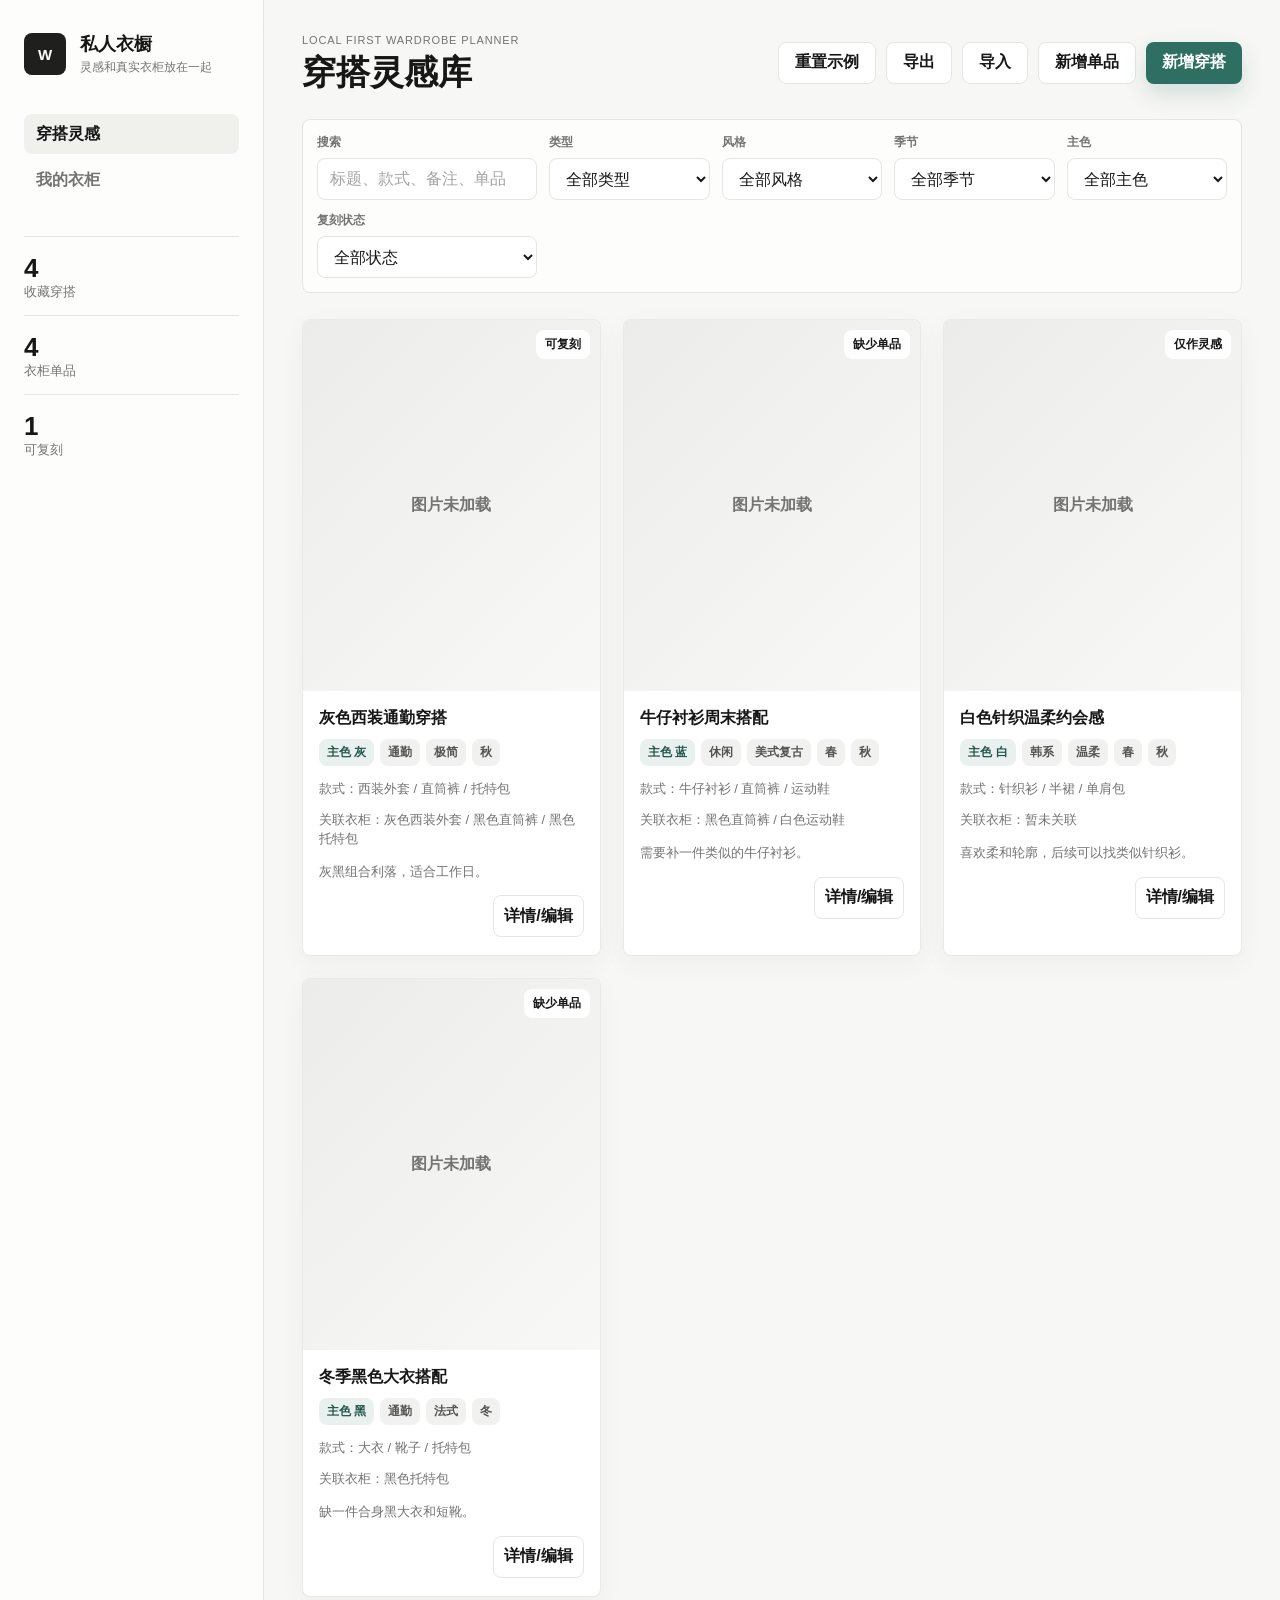
<file: index.html>
<!doctype html>
<html lang="zh-CN">
  <head>
    <meta charset="UTF-8" />
    <meta name="viewport" content="width=device-width, initial-scale=1.0" />
    <meta name="theme-color" content="#f7f7f5" />
    <meta name="apple-mobile-web-app-capable" content="yes" />
    <meta name="apple-mobile-web-app-title" content="私人衣橱" />
    <title>私人衣橱</title>
    <link rel="manifest" href="./manifest.webmanifest" />
    <link rel="apple-touch-icon" href="./icon.svg" />
    <link rel="icon" href="./icon.svg" />
    <link rel="stylesheet" href="./styles.css" />
  </head>
  <body>
    <div class="app-shell">
      <aside class="sidebar">
        <div class="brand">
          <div class="brand-mark">W</div>
          <div>
            <h1>私人衣橱</h1>
            <p>灵感和真实衣柜放在一起</p>
          </div>
        </div>

        <nav class="nav-tabs" aria-label="主导航">
          <button class="nav-tab active" data-view="outfits" type="button">穿搭灵感</button>
          <button class="nav-tab" data-view="closet" type="button">我的衣柜</button>
        </nav>

        <section class="summary">
          <div>
            <span id="outfitCount">0</span>
            <small>收藏穿搭</small>
          </div>
          <div>
            <span id="closetCount">0</span>
            <small>衣柜单品</small>
          </div>
          <div>
            <span id="readyCount">0</span>
            <small>可复刻</small>
          </div>
        </section>
      </aside>

      <main class="workspace">
        <header class="topbar">
          <div>
            <p class="eyebrow">Local first wardrobe planner</p>
            <h2 id="viewTitle">穿搭灵感库</h2>
          </div>
          <div class="actions">
            <button id="resetDemo" class="secondary" type="button">重置示例</button>
            <button id="exportData" class="secondary" type="button">导出</button>
            <label class="secondary import-button">
              导入
              <input id="importData" type="file" accept="application/json" />
            </label>
            <button id="openAddItem" class="secondary" type="button">新增单品</button>
            <button id="openAddOutfit" class="primary" type="button">新增穿搭</button>
          </div>
        </header>

        <section class="filters" aria-label="筛选">
          <label>
            <span>搜索</span>
            <input id="searchInput" type="search" placeholder="标题、款式、备注、单品" />
          </label>
          <label id="typeFilterWrap">
            <span>类型</span>
            <select id="typeFilter"></select>
          </label>
          <label>
            <span>风格</span>
            <select id="styleFilter"></select>
          </label>
          <label>
            <span>季节</span>
            <select id="seasonFilter"></select>
          </label>
          <label>
            <span>主色</span>
            <select id="colorFilter"></select>
          </label>
          <label id="replicaFilterWrap">
            <span>复刻状态</span>
            <select id="replicaFilter"></select>
          </label>
          <label id="statusFilterWrap" class="hidden">
            <span>状态</span>
            <select id="statusFilter"></select>
          </label>
        </section>

        <section id="outfitView" class="content-grid" aria-live="polite"></section>
        <section id="closetView" class="content-grid hidden" aria-live="polite"></section>
      </main>
    </div>

    <dialog id="outfitDialog">
      <form id="outfitForm" method="dialog" class="modal-form">
        <header>
          <h3>新增穿搭灵感</h3>
          <button class="icon-button" value="cancel" type="button" data-close="outfitDialog">x</button>
        </header>

        <div class="form-grid">
          <label>
            <span>标题</span>
            <input name="title" required placeholder="灰色西装通勤穿搭" />
          </label>
          <label>
            <span>图片链接</span>
            <input name="image" placeholder="https://..." />
          </label>
          <label>
            <span>本地图片</span>
            <input name="imageFile" type="file" accept="image/*" />
          </label>
          <label class="inline-check image-clear">
            <input name="clearImage" type="checkbox" />
            <span>清空当前图片</span>
          </label>
          <div class="tag-field" data-field="styles" data-label="风格" data-required="true"></div>
          <div class="tag-field" data-field="seasons" data-label="季节" data-required="true"></div>
          <div class="tag-field" data-field="mainColor" data-label="主色" data-required="true" data-single="true"></div>
          <div class="tag-field" data-field="pieces" data-label="款式" data-required="true"></div>
          <div class="tag-field" data-field="occasions" data-label="场景"></div>
          <label>
            <span>复刻状态</span>
            <select name="replicaStatus">
              <option>可复刻</option>
              <option>缺少单品</option>
              <option>仅作灵感</option>
            </select>
          </label>
          <label class="full">
            <span>关联衣柜单品</span>
            <select name="linkedItems" multiple size="5"></select>
          </label>
          <label class="full">
            <span>备注</span>
            <textarea name="notes" placeholder="喜欢上短下长、灰黑配色，适合通勤。"></textarea>
          </label>
        </div>

        <footer>
          <button class="danger hidden" type="button" data-delete-outfit>删除穿搭</button>
          <span class="footer-spacer"></span>
          <button class="secondary" type="button" data-close="outfitDialog">取消</button>
          <button class="primary" type="submit">保存穿搭</button>
        </footer>
      </form>
    </dialog>

    <dialog id="itemDialog">
      <form id="itemForm" method="dialog" class="modal-form">
        <header>
          <h3>新增衣柜单品</h3>
          <button class="icon-button" value="cancel" type="button" data-close="itemDialog">x</button>
        </header>

        <div class="form-grid">
          <label>
            <span>名称</span>
            <input name="name" required placeholder="黑色直筒裤" />
          </label>
          <label>
            <span>图片链接</span>
            <input name="image" placeholder="https://..." />
          </label>
          <label>
            <span>本地图片</span>
            <input name="imageFile" type="file" accept="image/*" />
          </label>
          <label class="inline-check image-clear">
            <input name="clearImage" type="checkbox" />
            <span>清空当前图片</span>
          </label>
          <label>
            <span>类型</span>
            <select name="type">
              <option>外套</option>
              <option>上衣</option>
              <option>裤子</option>
              <option>裙子</option>
              <option>鞋</option>
              <option>包</option>
              <option>配饰</option>
            </select>
          </label>
          <div class="tag-field" data-field="piece" data-label="款式" data-required="true" data-single="true"></div>
          <div class="tag-field" data-field="mainColor" data-label="主色" data-required="true" data-single="true"></div>
          <div class="tag-field" data-field="seasons" data-label="季节" data-required="true"></div>
          <div class="tag-field" data-field="styles" data-label="风格"></div>
          <label>
            <span>状态</span>
            <select name="status">
              <option>已拥有</option>
              <option>想买</option>
              <option>已淘汰</option>
            </select>
          </label>
          <label class="full">
            <span>备注</span>
            <textarea name="notes" placeholder="版型、尺码、适合场景等"></textarea>
          </label>
        </div>

        <footer>
          <button class="danger hidden" type="button" data-delete-item>删除单品</button>
          <span class="footer-spacer"></span>
          <button class="secondary" type="button" data-close="itemDialog">取消</button>
          <button class="primary" type="submit">保存单品</button>
        </footer>
      </form>
    </dialog>

    <script src="./app.js"></script>
  </body>
</html>
</file>
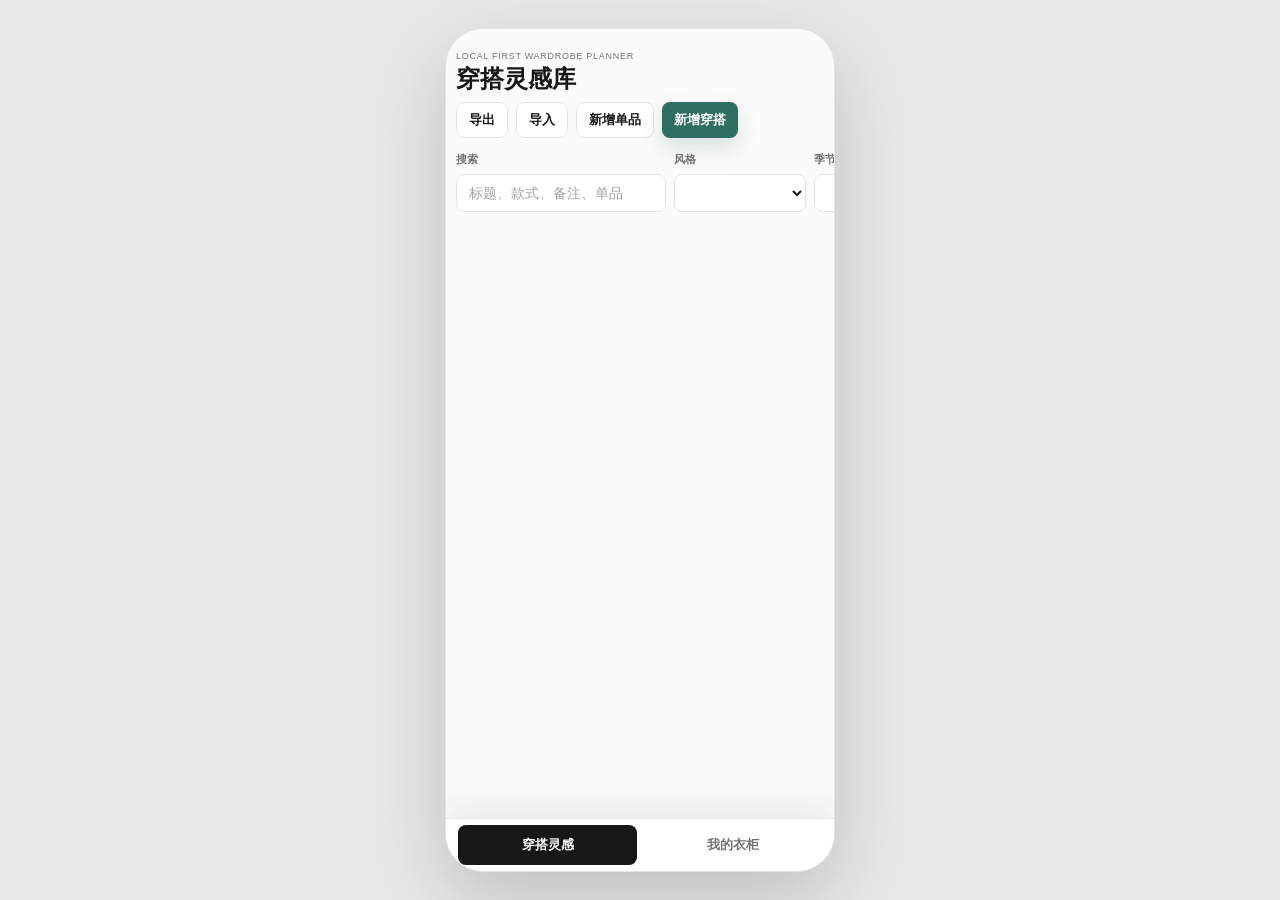
<file: mobile.html>
<!doctype html>
<html lang="zh-CN">
  <head>
    <meta charset="UTF-8" />
    <meta name="viewport" content="width=device-width, initial-scale=1.0" />
    <meta name="theme-color" content="#f7f7f5" />
    <meta name="apple-mobile-web-app-capable" content="yes" />
    <meta name="apple-mobile-web-app-title" content="私人衣橱" />
    <title>私人衣橱 · 手机效果预览</title>
    <link rel="manifest" href="./manifest.webmanifest" />
    <link rel="apple-touch-icon" href="./icon.svg" />
    <link rel="icon" href="./icon.svg" />
    <link rel="stylesheet" href="./styles.css" />
  </head>
  <body class="mobile-preview">
    <div class="phone-frame">
      <div class="app-shell">
        <aside class="sidebar">
          <div class="brand">
            <div class="brand-mark">W</div>
            <div>
              <h1>私人衣橱</h1>
              <p>灵感和真实衣柜放在一起</p>
            </div>
          </div>

          <nav class="nav-tabs" aria-label="主导航">
            <button class="nav-tab active" data-view="outfits" type="button">穿搭灵感</button>
            <button class="nav-tab" data-view="closet" type="button">我的衣柜</button>
          </nav>

          <section class="summary">
            <div>
              <span id="outfitCount">0</span>
              <small>收藏穿搭</small>
            </div>
            <div>
              <span id="closetCount">0</span>
              <small>衣柜单品</small>
            </div>
            <div>
              <span id="readyCount">0</span>
              <small>可复刻</small>
            </div>
          </section>
        </aside>

        <main class="workspace">
          <header class="topbar">
            <div>
              <p class="eyebrow">Local first wardrobe planner</p>
              <h2 id="viewTitle">穿搭灵感库</h2>
            </div>
            <div class="actions">
              <button id="resetDemo" class="secondary" type="button">重置示例</button>
              <button id="exportData" class="secondary" type="button">导出</button>
              <label class="secondary import-button">
                导入
                <input id="importData" type="file" accept="application/json" />
              </label>
              <button id="openAddItem" class="secondary" type="button">新增单品</button>
              <button id="openAddOutfit" class="primary" type="button">新增穿搭</button>
            </div>
          </header>

          <section class="filters" aria-label="筛选">
            <label>
              <span>搜索</span>
              <input id="searchInput" type="search" placeholder="标题、款式、备注、单品" />
            </label>
            <label>
              <span>风格</span>
              <select id="styleFilter"></select>
            </label>
            <label>
              <span>季节</span>
              <select id="seasonFilter"></select>
            </label>
            <label>
              <span>主色</span>
              <select id="colorFilter"></select>
            </label>
            <label id="replicaFilterWrap">
              <span>复刻状态</span>
              <select id="replicaFilter"></select>
            </label>
          </section>

          <section id="outfitView" class="content-grid" aria-live="polite"></section>
          <section id="closetView" class="content-grid hidden" aria-live="polite"></section>
        </main>
      </div>

      <dialog id="outfitDialog">
        <form id="outfitForm" method="dialog" class="modal-form">
          <header>
            <h3>新增穿搭灵感</h3>
            <button class="icon-button" value="cancel" type="button" data-close="outfitDialog">x</button>
          </header>

          <div class="form-grid">
            <label>
              <span>标题</span>
              <input name="title" required placeholder="灰色西装通勤穿搭" />
            </label>
            <label>
              <span>图片链接</span>
              <input name="image" placeholder="https://..." />
            </label>
            <label>
              <span>本地图片</span>
              <input name="imageFile" type="file" accept="image/*" />
            </label>
            <div class="tag-field" data-field="styles" data-label="风格" data-required="true"></div>
            <div class="tag-field" data-field="seasons" data-label="季节" data-required="true"></div>
            <div class="tag-field" data-field="mainColor" data-label="主色" data-required="true" data-single="true"></div>
            <div class="tag-field" data-field="pieces" data-label="款式" data-required="true"></div>
            <div class="tag-field" data-field="occasions" data-label="场景"></div>
            <label>
              <span>复刻状态</span>
              <select name="replicaStatus">
                <option>可复刻</option>
                <option>缺少单品</option>
                <option>仅作灵感</option>
              </select>
            </label>
            <label class="full">
              <span>关联衣柜单品</span>
              <select name="linkedItems" multiple size="5"></select>
            </label>
            <label class="full">
              <span>备注</span>
              <textarea name="notes" placeholder="喜欢上短下长、灰黑配色，适合通勤。"></textarea>
            </label>
          </div>

          <footer>
            <button class="secondary" type="button" data-close="outfitDialog">取消</button>
            <button class="primary" type="submit">保存穿搭</button>
          </footer>
        </form>
      </dialog>

      <dialog id="itemDialog">
        <form id="itemForm" method="dialog" class="modal-form">
          <header>
            <h3>新增衣柜单品</h3>
            <button class="icon-button" value="cancel" type="button" data-close="itemDialog">x</button>
          </header>

          <div class="form-grid">
            <label>
              <span>名称</span>
              <input name="name" required placeholder="黑色直筒裤" />
            </label>
            <label>
              <span>图片链接</span>
              <input name="image" placeholder="https://..." />
            </label>
            <label>
              <span>本地图片</span>
              <input name="imageFile" type="file" accept="image/*" />
            </label>
            <label>
              <span>类型</span>
              <select name="type">
                <option>外套</option>
                <option>上衣</option>
                <option>裤子</option>
                <option>裙子</option>
                <option>鞋</option>
                <option>包</option>
                <option>配饰</option>
              </select>
            </label>
            <div class="tag-field" data-field="piece" data-label="款式" data-required="true" data-single="true"></div>
            <div class="tag-field" data-field="mainColor" data-label="主色" data-required="true" data-single="true"></div>
            <div class="tag-field" data-field="seasons" data-label="季节" data-required="true"></div>
            <div class="tag-field" data-field="styles" data-label="风格"></div>
            <label>
              <span>状态</span>
              <select name="status">
                <option>已拥有</option>
                <option>想买</option>
                <option>已淘汰</option>
              </select>
            </label>
            <label class="full">
              <span>备注</span>
              <textarea name="notes" placeholder="版型、尺码、适合场景等"></textarea>
            </label>
          </div>

          <footer>
            <button class="secondary" type="button" data-close="itemDialog">取消</button>
            <button class="primary" type="submit">保存单品</button>
          </footer>
        </form>
      </dialog>
    </div>

    <script src="./app.js"></script>
  </body>
</html>
</file>
<file: styles.css>
:root {
  --bg: #f7f7f5;
  --surface: #ffffff;
  --surface-soft: #f1f2ef;
  --ink: #171717;
  --muted: #737373;
  --muted-soft: #a3a3a3;
  --line: #e5e5e1;
  --line-strong: #d4d4cf;
  --accent: #2f6f62;
  --accent-strong: #24564c;
  --accent-soft: #e8f1ee;
  --shadow: 0 18px 45px rgba(23, 23, 23, 0.08);
}

* {
  box-sizing: border-box;
}

body {
  margin: 0;
  min-height: 100vh;
  background: var(--bg);
  color: var(--ink);
  font-family: Inter, -apple-system, BlinkMacSystemFont, "Segoe UI", sans-serif;
  overflow-x: hidden;
}

button,
input,
select,
textarea {
  font: inherit;
}

button {
  border: 0;
  cursor: pointer;
  transition: background 160ms ease, border-color 160ms ease, color 160ms ease, transform 160ms ease;
}

.app-shell {
  display: grid;
  grid-template-columns: 264px minmax(0, 1fr);
  min-height: 100vh;
}

.sidebar {
  border-right: 1px solid var(--line);
  background: rgba(255, 255, 255, 0.72);
  padding: 32px 24px;
  backdrop-filter: blur(18px);
}

.brand {
  display: flex;
  gap: 14px;
  align-items: center;
}

.brand-mark {
  display: grid;
  place-items: center;
  width: 42px;
  height: 42px;
  background: #1f1f1d;
  color: var(--surface);
  border-radius: 8px;
  font-weight: 800;
  font-size: 15px;
}

.brand h1,
.topbar h2,
.modal-form h3 {
  margin: 0;
  letter-spacing: 0;
}

.brand h1 {
  font-size: 18px;
  font-weight: 760;
}

.brand p,
.eyebrow,
.summary small {
  color: var(--muted);
}

.brand p {
  margin: 3px 0 0;
  font-size: 12px;
}

.nav-tabs {
  display: grid;
  gap: 6px;
  margin-top: 38px;
}

.nav-tab {
  min-height: 40px;
  border-radius: 8px;
  background: transparent;
  color: var(--muted);
  text-align: left;
  padding: 0 12px;
  font-weight: 650;
}

.nav-tab.active {
  background: #f0f0ed;
  color: var(--ink);
}

.summary {
  display: grid;
  gap: 0;
  margin-top: 36px;
}

.summary div {
  border-top: 1px solid var(--line);
  padding: 18px 0 14px;
}

.summary span {
  display: block;
  font-size: 26px;
  font-weight: 720;
  line-height: 1;
}

.summary small {
  display: block;
  margin-top: 2px;
}

.workspace {
  min-width: 0;
  padding: 34px 38px;
}

.topbar {
  display: flex;
  justify-content: space-between;
  gap: 18px;
  align-items: center;
}

.eyebrow {
  margin: 0 0 8px;
  font-size: 11px;
  letter-spacing: 0.08em;
  text-transform: uppercase;
}

.topbar h2 {
  font-size: 34px;
  font-weight: 760;
  line-height: 1.1;
}

.actions {
  display: flex;
  gap: 10px;
  flex-wrap: wrap;
  justify-content: flex-end;
}

.primary,
.secondary,
.danger {
  min-height: 42px;
  border-radius: 8px;
  padding: 0 16px;
  font-weight: 680;
}

.primary {
  background: var(--accent);
  color: #fff;
  box-shadow: 0 10px 22px rgba(47, 111, 98, 0.18);
}

.primary:hover {
  background: var(--accent-strong);
  transform: translateY(-1px);
}

.secondary {
  background: var(--surface);
  color: var(--ink);
  border: 1px solid var(--line);
}

.secondary:hover {
  border-color: var(--line-strong);
  background: #fafafa;
}

.danger {
  background: #fff5f5;
  color: #a33131;
  border: 1px solid #f0c8c8;
}

.danger:hover {
  background: #feecec;
  border-color: #e9a8a8;
}

.import-button {
  display: inline-grid;
  place-items: center;
  cursor: pointer;
}

.import-button input {
  display: none;
}

.filters {
  display: grid;
  grid-template-columns: minmax(220px, 1.3fr) repeat(4, minmax(130px, 1fr));
  gap: 12px;
  margin: 28px 0 26px;
  padding: 14px;
  border: 1px solid var(--line);
  border-radius: 8px;
  background: rgba(255, 255, 255, 0.74);
}

label {
  display: grid;
  gap: 7px;
}

label span {
  color: var(--muted);
  font-size: 12px;
  font-weight: 650;
}

input,
select,
textarea {
  width: 100%;
  min-width: 0;
  min-height: 42px;
  border: 1px solid var(--line);
  border-radius: 8px;
  background: var(--surface);
  color: var(--ink);
  padding: 9px 12px;
  outline: none;
  transition: border-color 160ms ease, box-shadow 160ms ease, background 160ms ease;
}

input:focus,
select:focus,
textarea:focus {
  border-color: rgba(47, 111, 98, 0.58);
  box-shadow: 0 0 0 4px rgba(47, 111, 98, 0.1);
}

input::placeholder,
textarea::placeholder {
  color: var(--muted-soft);
}

input[type="file"] {
  padding: 7px;
}

input[type="file"]::file-selector-button {
  min-height: 28px;
  margin-right: 10px;
  border: 1px solid var(--line);
  border-radius: 7px;
  background: var(--surface-soft);
  color: var(--ink);
  font: inherit;
  font-weight: 650;
  cursor: pointer;
}

.inline-check {
  display: flex;
  align-items: center;
  gap: 8px;
  min-height: 42px;
  align-self: end;
}

.inline-check input {
  width: auto;
  min-height: 0;
}

.inline-check span {
  color: var(--ink);
  font-size: 13px;
}

textarea {
  min-height: 88px;
  resize: vertical;
}

.tag-field label {
  height: 100%;
}

.tag-picker {
  display: grid;
  gap: 8px;
}

.selected-tags {
  display: flex;
  flex-wrap: wrap;
  gap: 6px;
  min-height: 34px;
  align-items: center;
  border: 0;
  border-radius: 8px;
  background: transparent;
  padding: 0;
}

.selected-tags:empty {
  display: none;
}

.selected-tag {
  display: inline-flex;
  gap: 6px;
  align-items: center;
  min-height: 28px;
  border-radius: 8px;
  background: var(--accent-soft);
  color: var(--accent-strong);
  padding: 0 8px;
  font-size: 12px;
  font-weight: 760;
}

.option-tags {
  display: flex;
  flex-wrap: wrap;
  gap: 6px;
  max-height: 92px;
  overflow-y: auto;
  padding: 1px;
}

.option-tag {
  min-height: 30px;
  border: 1px solid var(--line);
  border-radius: 8px;
  background: #fff;
  color: #555550;
  padding: 0 10px;
  font-size: 12px;
  font-weight: 650;
}

.option-tag:hover {
  border-color: var(--line-strong);
  background: var(--surface-soft);
}

.option-tag.active {
  border-color: var(--accent);
  background: var(--accent);
  color: #fff;
}

.tag-placeholder {
  color: var(--muted);
  font-size: 13px;
  display: none;
}

.tag-controls {
  display: grid;
  grid-template-columns: minmax(0, 1fr) 74px;
  gap: 8px;
}

.small-button {
  min-height: 42px;
  padding: 0 10px;
  min-width: 0;
}

.content-grid {
  display: grid;
  grid-template-columns: repeat(auto-fill, minmax(252px, 1fr));
  gap: 22px;
}

.card {
  overflow: hidden;
  border: 1px solid rgba(229, 229, 225, 0.82);
  border-radius: 8px;
  background: var(--surface);
  box-shadow: 0 8px 28px rgba(23, 23, 23, 0.04);
  transition: transform 180ms ease, box-shadow 180ms ease, border-color 180ms ease;
}

.card:hover {
  border-color: var(--line-strong);
  box-shadow: 0 18px 42px rgba(23, 23, 23, 0.08);
  transform: translateY(-2px);
}

.image-wrap {
  position: relative;
  aspect-ratio: 4 / 5;
  background: var(--surface-soft);
}

.image-wrap img {
  width: 100%;
  height: 100%;
  object-fit: cover;
  display: block;
}

.image-fallback {
  display: grid;
  place-items: center;
  width: 100%;
  height: 100%;
  background: linear-gradient(135deg, #ececea, #f8f8f6);
  color: var(--muted);
  font-weight: 780;
}

.status {
  position: absolute;
  top: 10px;
  right: 10px;
  padding: 6px 9px;
  border-radius: 8px;
  background: rgba(255, 255, 255, 0.9);
  color: var(--ink);
  font-size: 12px;
  font-weight: 700;
  backdrop-filter: blur(10px);
}

.card-body {
  padding: 16px 16px 18px;
}

.card h3 {
  margin: 0 0 10px;
  font-size: 16px;
  font-weight: 720;
  line-height: 1.35;
}

.tags {
  display: flex;
  flex-wrap: wrap;
  gap: 6px;
  margin: 8px 0;
}

.tag {
  border-radius: 8px;
  background: var(--surface-soft);
  color: #555550;
  padding: 5px 8px;
  font-size: 12px;
  font-weight: 640;
}

.tag.color {
  background: var(--accent-soft);
  color: var(--accent-strong);
}

.linked {
  margin-top: 10px;
  color: var(--muted);
  font-size: 13px;
  line-height: 1.45;
}

.meta {
  color: var(--muted);
  font-size: 13px;
  line-height: 1.5;
}

.card-actions {
  display: flex;
  justify-content: flex-end;
  margin-top: 14px;
}

.empty {
  grid-column: 1 / -1;
  border: 1px dashed var(--line);
  border-radius: 8px;
  padding: 36px;
  background: rgba(255, 255, 255, 0.72);
  color: var(--muted);
  text-align: center;
}

.hidden {
  display: none;
}

dialog {
  width: min(780px, calc(100vw - 32px));
  border: 0;
  border-radius: 8px;
  padding: 0;
  background: var(--surface);
  color: var(--ink);
  box-shadow: var(--shadow);
}

dialog::backdrop {
  background: rgba(23, 23, 23, 0.34);
  backdrop-filter: blur(5px);
}

.modal-form {
  padding: 22px;
}

.modal-form header,
.modal-form footer {
  display: flex;
  justify-content: space-between;
  align-items: center;
  gap: 12px;
}

.modal-form footer {
  justify-content: flex-end;
  margin-top: 20px;
  padding-top: 16px;
  border-top: 1px solid var(--line);
}

.footer-spacer {
  flex: 1;
}

.icon-button {
  width: 36px;
  height: 36px;
  border-radius: 8px;
  background: var(--surface-soft);
  color: var(--ink);
  font-weight: 800;
  border: 1px solid transparent;
}

.icon-button:hover {
  border-color: var(--line-strong);
  background: #e9e9e6;
}

.form-grid {
  display: grid;
  grid-template-columns: repeat(2, minmax(0, 1fr));
  gap: 16px;
  margin-top: 20px;
}

.full {
  grid-column: 1 / -1;
}

@media (max-width: 900px) {
  .app-shell {
    grid-template-columns: 1fr;
  }

  .sidebar {
    border-right: 0;
    border-bottom: 1px solid var(--line);
  }

  .workspace {
    padding: 26px 18px;
  }

  .summary {
    grid-template-columns: repeat(3, 1fr);
    gap: 12px;
  }

  .topbar {
    align-items: flex-start;
    flex-direction: column;
  }

  .actions {
    justify-content: flex-start;
  }

  .filters,
  .form-grid {
    grid-template-columns: 1fr;
  }

  .full {
    grid-column: auto;
  }
}

@media (max-width: 640px) {
  body {
    background: #fbfbfa;
  }

  .app-shell {
    display: block;
    min-height: 100svh;
    padding-bottom: calc(58px + env(safe-area-inset-bottom));
  }

  .sidebar {
    position: fixed;
    left: 0;
    right: 0;
    bottom: 0;
    z-index: 20;
    display: grid;
    grid-template-columns: 1fr;
    padding: 6px 12px calc(6px + env(safe-area-inset-bottom));
    border-top: 1px solid var(--line);
    border-bottom: 0;
    background: rgba(255, 255, 255, 0.9);
    box-shadow: 0 -12px 34px rgba(23, 23, 23, 0.08);
  }

  .brand,
  .summary {
    display: none;
  }

  .nav-tabs {
    display: grid;
    grid-template-columns: repeat(2, 1fr);
    gap: 6px;
    margin: 0;
  }

  .nav-tab {
    min-height: 40px;
    padding: 0 10px;
    border-radius: 8px;
    text-align: center;
    font-size: 13px;
  }

  .nav-tab.active {
    background: #171717;
    color: #fff;
  }

  .workspace {
    padding: 14px 10px 18px;
  }

  .topbar {
    position: sticky;
    top: 0;
    z-index: 10;
    display: grid;
    gap: 10px;
    padding: 8px 0 10px;
    background: rgba(251, 251, 250, 0.92);
    backdrop-filter: blur(16px);
  }

  .eyebrow {
    margin-bottom: 5px;
    font-size: 9px;
  }

  .topbar h2 {
    font-size: 24px;
  }

  .actions {
    display: flex;
    gap: 8px;
    width: auto;
  }

  #resetDemo {
    display: none;
  }

  .primary,
  .secondary {
    min-height: 36px;
    padding: 0 12px;
    font-size: 13px;
  }

  .filters {
    display: grid;
    grid-auto-columns: minmax(132px, 42vw);
    grid-auto-flow: column;
    grid-template-columns: minmax(210px, 66vw);
    gap: 8px;
    overflow-x: auto;
    margin: 4px -10px 14px;
    padding: 0 10px 6px;
    border: 0;
    border-radius: 0;
    background: transparent;
    scrollbar-width: none;
  }

  .filters::-webkit-scrollbar {
    display: none;
  }

  .filters label {
    min-width: 0;
  }

  label span {
    font-size: 11px;
  }

  input,
  select,
  textarea {
    min-height: 38px;
    font-size: 14px;
  }

  input[type="file"] {
    font-size: 13px;
  }

  input[type="file"]::file-selector-button {
    min-height: 26px;
    font-size: 13px;
  }

  .content-grid {
    grid-template-columns: repeat(2, minmax(0, 1fr));
    gap: 8px;
  }

  .card {
    border: 0;
    box-shadow: none;
  }

  .card:hover {
    transform: none;
  }

  .image-wrap {
    aspect-ratio: 1 / 1.24;
    border-radius: 8px;
    overflow: hidden;
  }

  .card-body {
    padding: 8px 2px 10px;
  }

  .card h3 {
    display: -webkit-box;
    overflow: hidden;
    min-height: 38px;
    margin-bottom: 6px;
    font-size: 14px;
    line-height: 1.35;
    -webkit-line-clamp: 2;
    -webkit-box-orient: vertical;
  }

  .tag {
    padding: 3px 6px;
    font-size: 10px;
  }

  .meta,
  .linked {
    display: none;
  }

  .tags {
    gap: 4px;
    margin: 0;
  }

  .tags .tag:nth-child(n+4) {
    display: none;
  }

  .status {
    top: 6px;
    right: 6px;
    padding: 4px 6px;
    font-size: 10px;
  }

  dialog {
    width: 100vw;
    max-width: 100vw;
    height: 100svh;
    max-height: 100svh;
    margin: 0;
    border-radius: 0;
    overflow-y: auto;
    overflow-x: hidden;
    overscroll-behavior: contain;
    -webkit-overflow-scrolling: touch;
  }

  .modal-form {
    display: flex;
    flex-direction: column;
    width: 100%;
    min-height: 100%;
    overflow: visible;
    padding: 18px 14px calc(92px + env(safe-area-inset-bottom));
  }

  .modal-form header {
    position: sticky;
    top: 0;
    z-index: 2;
    padding-bottom: 12px;
    background: var(--surface);
  }

  .modal-form h3 {
    font-size: 20px;
  }

  .icon-button {
    width: 42px;
    height: 42px;
  }

  .form-grid {
    grid-template-columns: 1fr;
    gap: 15px;
    margin-top: 4px;
  }

  .tag-controls {
    grid-template-columns: 1fr;
    gap: 7px;
  }

  .tag-controls > * {
    min-width: 0;
  }

  .small-button {
    width: 100%;
    padding: 0 6px;
  }

  .selected-tags {
    min-height: 44px;
  }

  .selected-tag {
    min-height: 30px;
  }

  .option-tags {
    display: flex;
    flex-wrap: wrap;
    max-height: none;
    overflow: visible;
    scrollbar-width: none;
  }

  .option-tag {
    min-height: 30px;
    padding: 0 9px;
    font-size: 12px;
  }

  .modal-form footer {
    z-index: 2;
    display: grid;
    grid-template-columns: 1fr 1fr;
    margin-top: 16px;
    padding-top: 12px;
    padding-bottom: env(safe-area-inset-bottom);
    background: var(--surface);
  }

  .full {
    grid-column: auto;
  }
}

.mobile-preview {
  display: grid;
  min-height: 100vh;
  place-items: center;
  background: #e9e9e6;
  overflow: auto;
  padding: 28px;
}

.mobile-preview .phone-frame {
  position: relative;
  width: 390px;
  height: 844px;
  max-width: calc(100vw - 28px);
  max-height: calc(100vh - 28px);
  overflow: hidden;
  border: 1px solid rgba(23, 23, 23, 0.1);
  border-radius: 38px;
  background: #fbfbfa;
  box-shadow: 0 28px 80px rgba(23, 23, 23, 0.2);
}

.mobile-preview .app-shell {
  display: block;
  min-height: 100%;
  height: 100%;
  padding-bottom: 58px;
  overflow-y: auto;
}

.mobile-preview .sidebar {
  position: absolute;
  left: 0;
  right: 0;
  bottom: 0;
  z-index: 20;
  display: grid;
  grid-template-columns: 1fr;
  padding: 6px 12px;
  border-top: 1px solid var(--line);
  border-right: 0;
  background: rgba(255, 255, 255, 0.92);
  box-shadow: 0 -12px 34px rgba(23, 23, 23, 0.08);
}

.mobile-preview .brand,
.mobile-preview .summary {
  display: none;
}

.mobile-preview .nav-tabs {
  display: grid;
  grid-template-columns: repeat(2, 1fr);
  gap: 6px;
  margin: 0;
}

.mobile-preview .nav-tab {
  min-height: 40px;
  padding: 0 10px;
  border-radius: 8px;
  text-align: center;
  font-size: 13px;
}

.mobile-preview .nav-tab.active {
  background: #171717;
  color: #fff;
}

.mobile-preview .workspace {
  padding: 14px 10px 18px;
}

.mobile-preview .topbar {
  position: sticky;
  top: 0;
  z-index: 10;
  display: grid;
  gap: 10px;
  padding: 8px 0 10px;
  background: rgba(251, 251, 250, 0.92);
  backdrop-filter: blur(16px);
}

.mobile-preview .eyebrow {
  margin-bottom: 5px;
  font-size: 9px;
}

.mobile-preview .topbar h2 {
  font-size: 24px;
}

.mobile-preview .actions {
  display: flex;
  gap: 8px;
  width: auto;
}

.mobile-preview #resetDemo {
  display: none;
}

.mobile-preview .primary,
.mobile-preview .secondary {
  min-height: 36px;
  padding: 0 12px;
  font-size: 13px;
}

.mobile-preview .filters {
  display: grid;
  grid-auto-columns: minmax(132px, 42%);
  grid-auto-flow: column;
  grid-template-columns: minmax(210px, 66%);
  gap: 8px;
  overflow-x: auto;
  margin: 4px -10px 14px;
  padding: 0 10px 6px;
  border: 0;
  border-radius: 0;
  background: transparent;
  scrollbar-width: none;
}

.mobile-preview .filters::-webkit-scrollbar {
  display: none;
}

.mobile-preview label span {
  font-size: 11px;
}

.mobile-preview input,
.mobile-preview select,
.mobile-preview textarea {
  min-height: 38px;
  font-size: 14px;
}

.mobile-preview input[type="file"] {
  font-size: 13px;
}

.mobile-preview input[type="file"]::file-selector-button {
  min-height: 26px;
  font-size: 13px;
}

.mobile-preview .content-grid {
  grid-template-columns: repeat(2, minmax(0, 1fr));
  gap: 8px;
}

.mobile-preview .card {
  border: 0;
  box-shadow: none;
}

.mobile-preview .card:hover {
  transform: none;
}

.mobile-preview .image-wrap {
  aspect-ratio: 1 / 1.24;
  border-radius: 8px;
  overflow: hidden;
}

.mobile-preview .card-body {
  padding: 8px 2px 10px;
}

.mobile-preview .card h3 {
  display: -webkit-box;
  overflow: hidden;
  min-height: 38px;
  margin-bottom: 6px;
  font-size: 14px;
  line-height: 1.35;
  -webkit-line-clamp: 2;
  -webkit-box-orient: vertical;
}

.mobile-preview .tags {
  gap: 4px;
  margin: 0;
}

.mobile-preview .tag {
  padding: 3px 6px;
  font-size: 10px;
}

.mobile-preview .tags .tag:nth-child(n+4) {
  display: none;
}

.mobile-preview .meta,
.mobile-preview .linked {
  display: none;
}

.mobile-preview .status {
  top: 6px;
  right: 6px;
  padding: 4px 6px;
  font-size: 10px;
}

.mobile-preview dialog {
  position: absolute;
  inset: 0;
  z-index: 30;
  width: 100%;
  max-width: none;
  height: 100%;
  max-height: none;
  margin: 0;
  border-radius: 38px;
  overflow-y: auto;
  overflow-x: hidden;
  overscroll-behavior: contain;
  -webkit-overflow-scrolling: touch;
}

.mobile-preview dialog::backdrop {
  background: rgba(23, 23, 23, 0.34);
  backdrop-filter: blur(6px);
}

.mobile-preview .modal-form {
  display: flex;
  flex-direction: column;
  width: 100%;
  min-height: 100%;
  overflow: visible;
  padding: 18px 14px 96px;
}

.mobile-preview .form-grid {
  grid-template-columns: 1fr;
  gap: 15px;
}

.mobile-preview .tag-controls {
  grid-template-columns: 1fr;
  gap: 7px;
}

.mobile-preview .option-tags {
  display: flex;
  flex-wrap: wrap;
  max-height: none;
  overflow: visible;
  scrollbar-width: none;
}

.mobile-preview .option-tag {
  min-height: 30px;
  padding: 0 9px;
  font-size: 12px;
}

.mobile-preview .modal-form footer {
  display: grid;
  grid-template-columns: 1fr 1fr;
  background: var(--surface);
}
</file>
